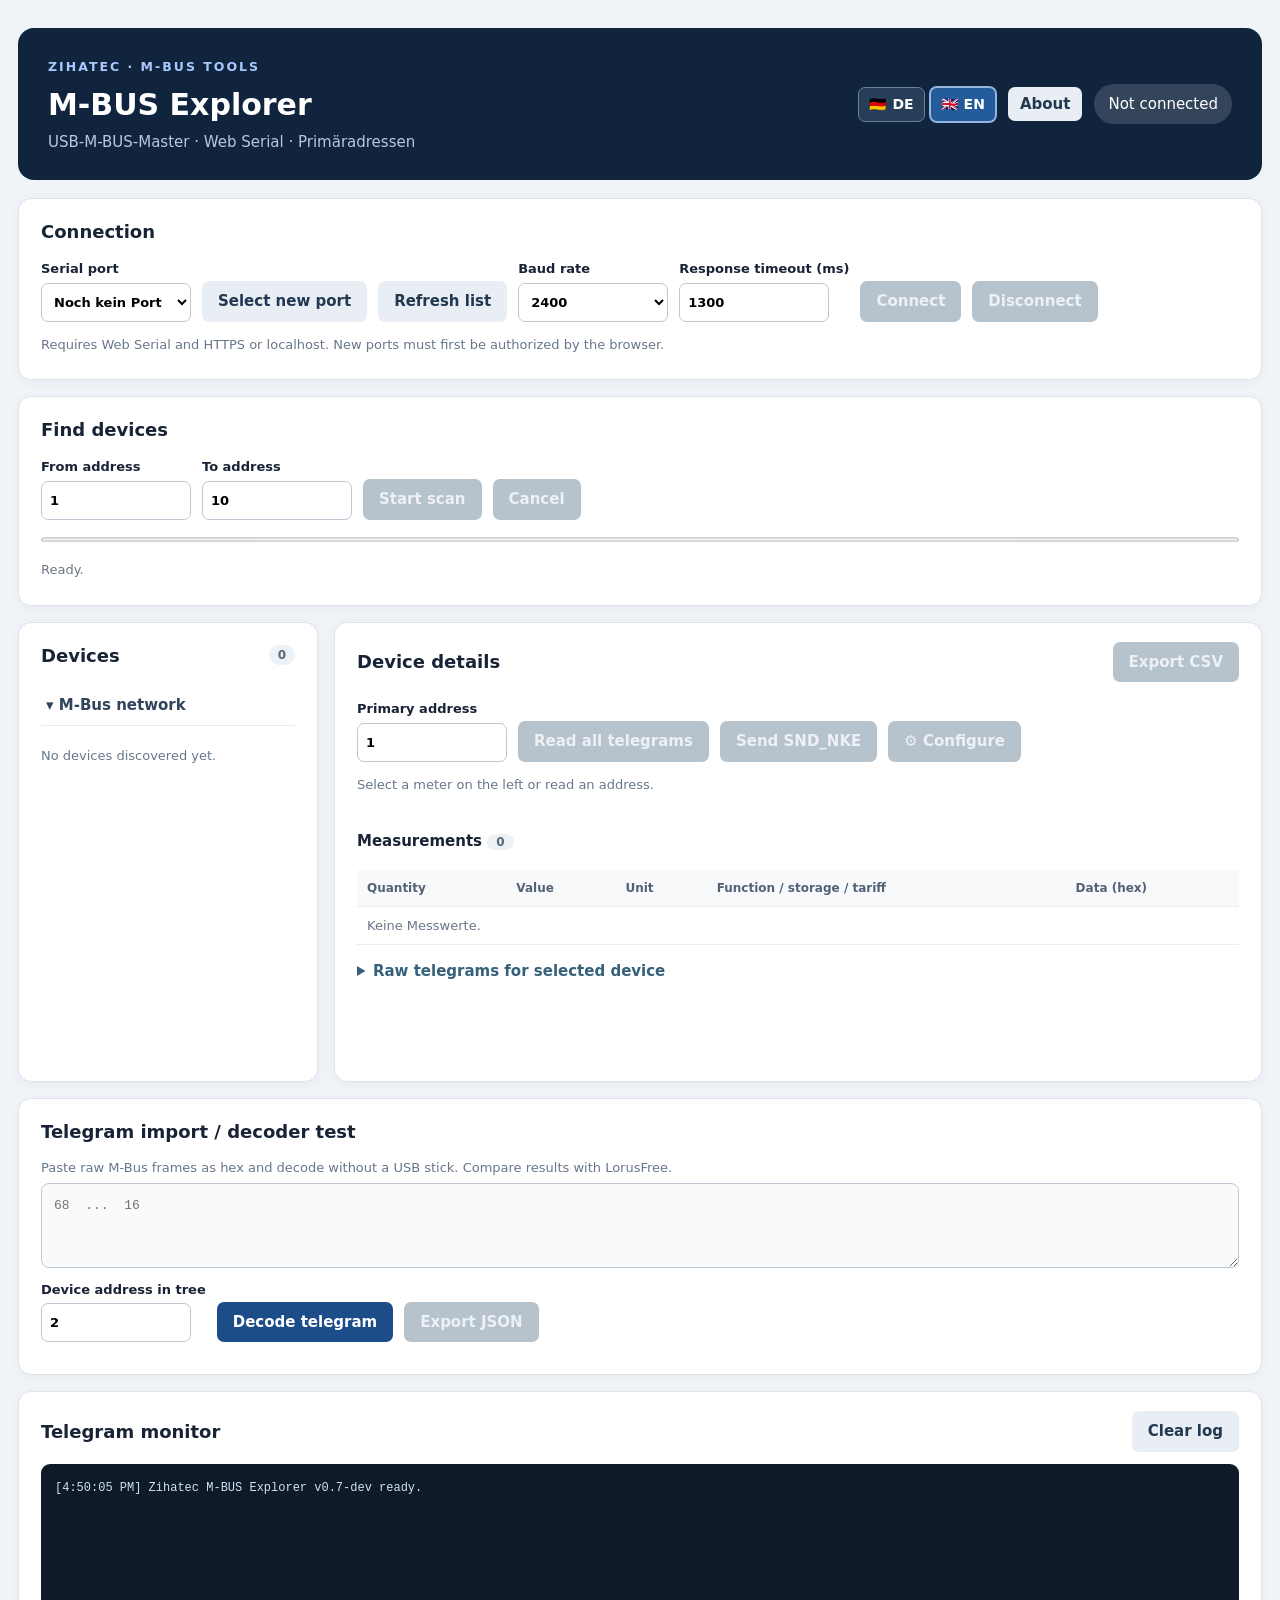
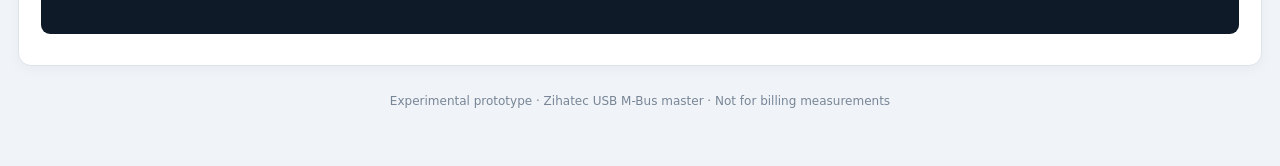
<file: index.html>
<!doctype html><html lang="de"><head><meta charset="utf-8"><meta name="viewport" content="width=device-width,initial-scale=1"><title>Zihatec M-BUS Explorer 0.7</title><link rel="stylesheet" href="style.css"></head><body><main><header><div><small>ZIHATEC · M-BUS TOOLS</small><h1>M-BUS Explorer</h1><p>USB-M-BUS-Master · Web Serial · Primäradressen</p></div><div class="header-right"><div class="language-toggle" role="group" aria-label="Language / Sprache"><button type="button" id="langDe" class="lang-button" lang="de" aria-label="Deutsch" title="Deutsch">🇩🇪 <span>DE</span></button><button type="button" id="langEn" class="lang-button" lang="en" aria-label="English" title="English">🇬🇧 <span>EN</span></button></div><button id="aboutOpen" class="secondary small-button" data-i18n="about">Info</button><div id="status" class="pill">Nicht verbunden</div></div></header><section class="panel"><h2 data-i18n="connection">Verbindung</h2><div class="controls"><label><span data-i18n="serialPort">Serielle Schnittstelle</span><select id="ports"><option value="">Bitte Port freigeben …</option></select></label><button id="choosePort" class="secondary" data-i18n="choosePort">Neuen Port auswählen</button><button id="refreshPorts" class="secondary" data-i18n="refreshPorts">Liste aktualisieren</button><label><span data-i18n="baudrate">Baudrate</span><select id="baud"><option>2400</option><option>300</option><option>600</option><option>1200</option><option>4800</option><option>9600</option><option>19200</option></select></label><label><span data-i18n="timeoutLabel">Antwort-Timeout (ms)</span><input type="number" id="timeout" min="100" max="20000" value="1300"></label><button id="connect" data-i18n="connect">Verbinden</button><button id="disconnect" disabled data-i18n="disconnect">Trennen</button></div><p class="note" data-i18n="serialNote">Benötigt einen Browser mit Web Serial API und HTTPS oder localhost. Neue Ports müssen zunächst freigegeben werden.</p></section><section class="panel"><h2 data-i18n="search">Geräte suchen</h2><div class="controls"><label><span data-i18n="fromAddress">Von Adresse</span><input type="number" id="from" value="1" min="0" max="250"></label><label><span data-i18n="toAddress">Bis Adresse</span><input type="number" id="to" value="10" min="0" max="250"></label><button id="scan" disabled data-i18n="startScan">Scan starten</button><button id="stop" disabled data-i18n="cancel">Abbrechen</button></div><progress id="progress" value="0" max="100"></progress><p id="scanStatus" class="note" data-i18n="ready">Bereit.</p></section>
<section class="explorer-layout"><aside class="panel tree-panel"><div class="heading"><h2 data-i18n="devices">Geräte</h2><span id="deviceCount" class="counter">0</span></div><div class="tree-heading" data-i18n="network">▾ M-BUS Netzwerk</div><div id="deviceTree" class="device-tree" role="tree" aria-label="Gefundene M-BUS-Geräte"><p class="muted">Noch keine Geräte gefunden. Starte einen Scan oder lies eine Adresse aus.</p></div></aside><section class="panel detail-panel"><div class="heading"><h2 id="detailTitle" data-i18n="details">Gerätedetails</h2><button id="exportCsv" class="secondary" disabled data-i18n="exportCsv">CSV exportieren</button></div><div class="controls read-controls"><label><span data-i18n="primaryAddress">Primäradresse</span><input type="number" id="address" value="1" min="0" max="250"></label><button id="read" disabled data-i18n="readAll">Alle Telegramme lesen</button><button id="reset" disabled data-i18n="sendReset">SND_NKE senden</button><button id="configure" class="secondary" disabled data-i18n="configure">⚙ Konfigurieren</button></div><section id="configPanel" class="config-panel" hidden><div class="heading"><h3 data-i18n="configTitle">Geräteparameter</h3><button id="configClose" class="secondary" data-i18n="close">Schließen</button></div><p class="note" data-i18n="configWarning">Schreibbefehle verändern Zählereinstellungen. Nur ein eindeutig adressiertes Gerät konfigurieren. Gerät muss die Befehle unterstützen.</p><div class="config-grid"><fieldset><legend data-i18n="addressTitle">Primäradresse ändern</legend><label><span data-i18n="newAddress">Neue Adresse (1–250)</span><input id="newAddress" type="number" min="1" max="250" value="2"></label><button id="setAddress" data-i18n="writeAddress">Adresse schreiben und prüfen</button></fieldset><fieldset><legend data-i18n="baudTitle">Gerätebaudrate ändern</legend><label><span data-i18n="newBaud">Neue Baudrate</span><select id="newBaud"><option>300</option><option>600</option><option>1200</option><option selected>2400</option><option>4800</option><option>9600</option><option>19200</option><option>38400</option></select></label><button id="setBaud" data-i18n="writeBaud">Baudrate schreiben und prüfen</button></fieldset></div><div id="configResult" class="note" role="status"></div></section><div id="meterInfo" class="note" data-i18n="selectMeter">Links ein Gerät auswählen oder eine Adresse auslesen.</div><div id="meterMeta" class="meta-grid"></div><div id="decodeWarning" class="warning" hidden></div><h3><span data-i18n="measurements">Messwerte</span> <span id="recordCount" class="counter">0</span></h3><div class="tablewrap"><table><thead><tr><th data-i18n="measure">Messgröße</th><th data-i18n="value">Wert</th><th data-i18n="unit">Einheit</th><th data-i18n="functionStorage">Funktion / Speicher / Tarif</th><th data-i18n="rawData">Daten (Hex)</th></tr></thead><tbody id="records"><tr><td colspan="5" class="muted">Keine Messwerte.</td></tr></tbody></table></div><details class="raw-block"><summary data-i18n="rawTelegram">Rohtelegramm des ausgewählten Geräts</summary><pre id="rawFrame" data-i18n="noFrame">Noch kein Telegramm.</pre></details></section></section>
<section class="panel offline-panel"><div class="heading"><h2 data-i18n="telegramImport">Telegramm-Import / Decoder-Test</h2></div><p class="note" data-i18n="importHelp">M-BUS-Rohtelegramm als Hex einfügen und ohne USB-Stick dekodieren. Für Decoder-Vergleiche mit LorusFree.</p><textarea id="importHex" rows="3" spellcheck="false" placeholder="68  ...  16"></textarea><div class="controls import-actions"><label><span data-i18n="importAddress">Geräteadresse (für Baum)</span><input type="number" id="importAddress" min="0" max="250" value="2"></label><button id="importFrame" data-i18n="decodeImport">Telegramm dekodieren</button><button id="exportJson" class="secondary" disabled data-i18n="exportJson">JSON exportieren</button></div><p class="note" id="importResult" role="status"></p></section><section class="panel"><div class="heading"><h2 data-i18n="telegramMonitor">Telegramm-Monitor</h2><button id="clear" class="secondary" data-i18n="clearLog">Log löschen</button></div><pre id="log" aria-live="polite"></pre></section><footer data-i18n="footer">Experimenteller Prototyp · Zihatec USB-M-BUS-Master · Nicht für abrechnungsrelevante Messungen</footer></main><dialog id="aboutDialog"><div class="heading"><h2>Zihatec M-BUS Explorer v0.7-libmbus</h2><button id="aboutClose" class="secondary" data-i18n="close">Schließen</button></div><p data-i18n="aboutBody">Browserbasierter M-BUS Explorer für Zihatec USB-M-BUS-Hardware.</p><p><b data-i18n="decoder">Decoder:</b> <span id="decoderVersion">Zihatec JS fallback · Adapter API v1</span></p><p data-i18n="decoderNote">Der geprüfte libmbus-WebAssembly-Decoder wird geladen. Sollte er nicht verfügbar sein, bleibt der JavaScript-Decoder als Rückfallebene aktiv.</p><p><a href="https://www.hwhardsoft.de/" target="_blank" rel="noopener noreferrer" data-i18n="homepage">Zihatec Homepage besuchen</a></p><p><a href="https://github.com/rscada/libmbus" target="_blank" rel="noopener">libmbus · rSCADA</a> · BSD-3-Clause</p><p>© 2026 Zihatec GmbH</p></dialog><script src="i18n.js"></script><script src="decoder.js"></script><script src="decoder-api.js"></script><script src="app.js"></script><script src="wasm-loader.js"></script></body></html>
</file>
<file: style.css>
:root{font:15px/1.5 system-ui,-apple-system,Segoe UI,sans-serif;color:#182336;background:#f0f4f8}*{box-sizing:border-box}body{margin:0}main{max-width:1100px;margin:28px auto;padding:0 18px}header{background:#11243e;color:white;padding:27px 30px;border-radius:16px;display:flex;justify-content:space-between;gap:18px;align-items:center;margin-bottom:18px}header small{letter-spacing:2px;color:#a8c8ff;font-weight:700}h1{font-size:30px;margin:4px 0}h1 span{font-size:15px;color:#c6dbff}header p{margin:0;color:#b8c8dc}.pill{background:#33445b;padding:9px 14px;border-radius:30px;white-space:nowrap}.pill.on{background:#204b83}.panel{background:white;border:1px solid #dde5eb;border-radius:13px;padding:19px 22px;margin-bottom:16px;box-shadow:0 3px 13px #1223380a}h2{font-size:18px;margin:0 0 14px}.controls{display:flex;flex-wrap:wrap;align-items:end;gap:11px}.controls label{display:flex;flex-direction:column;gap:4px;font-size:13px;font-weight:650}input,select{font:inherit;background:#fff;border:1px solid #bdc8d4;border-radius:7px;padding:8px;width:150px;height:39px}button{font:inherit;border:0;background:#1c4d88;color:white;border-radius:7px;padding:9px 16px;min-height:39px;cursor:pointer;font-weight:600}button:hover:not(:disabled){background:#143d70}button:disabled{cursor:not-allowed;background:#b6c3cc;color:#edf1f5}.secondary{background:#e8eef4;color:#223750}.secondary:hover:not(:disabled){background:#dbe5ee}.note,.muted{color:#687789;font-size:13px}.note{margin:13px 0 6px}.tablewrap{overflow-x:auto}table{width:100%;border-collapse:collapse;margin-top:12px;text-align:left}td,th{padding:9px 10px;border-bottom:1px solid #e8edf1}th{font-size:12px;color:#526176;background:#f7f9fb}td button{min-height:29px;font-size:12px;padding:4px 10px}progress{width:100%;margin-top:15px;height:9px;accent-color:#245c9b}.heading{display:flex;align-items:center;justify-content:space-between;gap:15px}.heading h2{margin:0}pre{background:#0f1a29;color:#cde3f6;border-radius:9px;min-height:170px;max-height:350px;overflow:auto;padding:14px;white-space:pre-wrap;overflow-wrap:anywhere;font:12px/1.7 Consolas,monospace}footer{font-size:12px;text-align:center;color:#788596;padding:10px 0 28px}@media(max-width:630px){header{display:block}.pill{display:inline-block;margin-top:14px}h1{font-size:25px}input,select{width:135px}}

main{max-width:1450px}.explorer-layout{display:grid;grid-template-columns:minmax(240px,300px) minmax(0,1fr);align-items:stretch;gap:16px}.explorer-layout>.panel{min-width:0}.tree-panel{min-height:460px}.tree-heading{margin-top:16px;padding:9px 5px;font-weight:700;color:#31445a;border-bottom:1px solid #e5ecf2}.device-tree{padding:7px 0}.device-node{display:block;width:100%;min-height:unset;text-align:left;background:transparent;color:#24405a;border:1px solid transparent;border-radius:8px;padding:10px 9px;font-weight:500;cursor:pointer;margin:3px 0}.device-node:hover:not(:disabled){background:#edf3fb;color:#173f71}.device-node.selected{background:#e4eefb;border-color:#91afd5}.device-node .node-head{display:flex;gap:7px;align-items:center;font-weight:700}.device-node .node-sub{display:block;padding-left:22px;font-size:12px;color:#687789;overflow-wrap:anywhere}.node-bullet{color:#255a99;font-size:11px}.node-offline{color:#9aa8b6}.counter{background:#edf2f6;color:#576a7a;border-radius:20px;padding:1px 9px;font-size:12px;font-weight:600}.read-controls{margin-top:17px}.meta-grid{display:grid;grid-template-columns:repeat(auto-fit,minmax(130px,1fr));gap:9px;margin:15px 0}.meta-item{background:#f5f8fb;padding:10px 12px;border-radius:9px;min-width:0}.meta-item .k{display:block;font-size:11px;color:#677789}.meta-item .v{display:block;font-size:14px;font-weight:650;overflow-wrap:anywhere}.detail-panel h3{font-size:15px;margin:21px 0 5px}.warning{border:1px solid #efd39a;background:#fff7e7;border-radius:8px;padding:10px 12px;color:#7a521c;font-size:13px}.raw-block{margin-top:15px}.raw-block summary{cursor:pointer;font-weight:650;color:#35617a}.raw-block pre{min-height:70px;max-height:160px}td.value{font-variant-numeric:tabular-nums;font-weight:700}tr.unknown td{color:#8a6c42}@media(max-width:860px){.explorer-layout{grid-template-columns:1fr}.tree-panel{min-height:auto}.device-tree{display:grid;grid-template-columns:repeat(auto-fill,minmax(220px,1fr));gap:3px}}
.header-right{display:flex;flex-wrap:wrap;align-items:center;justify-content:flex-end;gap:12px}.language-choice{display:flex;align-items:center;gap:8px;font-size:13px}.language-choice select{width:105px;height:34px}.small-button{min-height:34px;padding:6px 12px}.config-panel{background:#edf3fa;border:1px solid #b1c7e6;border-radius:12px;padding:14px 17px;margin:16px 0}.config-panel h3{margin:2px 0}.config-grid{display:grid;grid-template-columns:repeat(auto-fit,minmax(220px,1fr));gap:12px}.config-grid fieldset{border:1px solid #ccdaeb;border-radius:9px;display:flex;flex-direction:column;gap:10px;min-width:0}.config-grid legend{font-weight:700;padding:0 5px}.config-grid label{display:flex;flex-direction:column;gap:4px;font-size:13px}.config-grid button{width:100%}dialog{border:1px solid #cad6df;border-radius:14px;padding:24px;max-width:min(550px,92vw);box-shadow:0 15px 70px #0004}dialog::backdrop{background:#0d1e3288}[hidden]{display:none!important}@media(max-width:700px){.header-right{justify-content:flex-start}}

/* v0.6 compact language switch */
.language-toggle{display:inline-flex;gap:5px;align-items:center;white-space:nowrap}.lang-button{font-size:14px;min-height:35px;padding:6px 10px;border:1px solid #65819c;background:#273e58;color:#fff;display:flex;gap:6px;align-items:center}.lang-button:hover:not(:disabled){background:#3e5876}.lang-button.active{background:#245c9b;border-color:#96b6e2;box-shadow:0 0 0 1px #96b6e2}.lang-button:focus-visible{outline:3px solid #f6d260;outline-offset:3px}.offline-panel textarea{display:block;width:100%;max-width:none;min-height:82px;resize:vertical;font:13px/1.5 Consolas,monospace;background:#f8fafc;padding:12px;border:1px solid #bdc8d4;border-radius:8px}.import-actions{margin-top:12px}

/* Zihatec navy/blue theme */
:root{accent-color:#245c9b}a{color:#194b86}a:hover{color:#103766}button:focus-visible,input:focus-visible,select:focus-visible,textarea:focus-visible{outline:2px solid #3169a9;outline-offset:2px}progress{accent-color:#245c9b}progress::-webkit-progress-value{background:#245c9b}progress::-moz-progress-bar{background:#245c9b}
</file>
